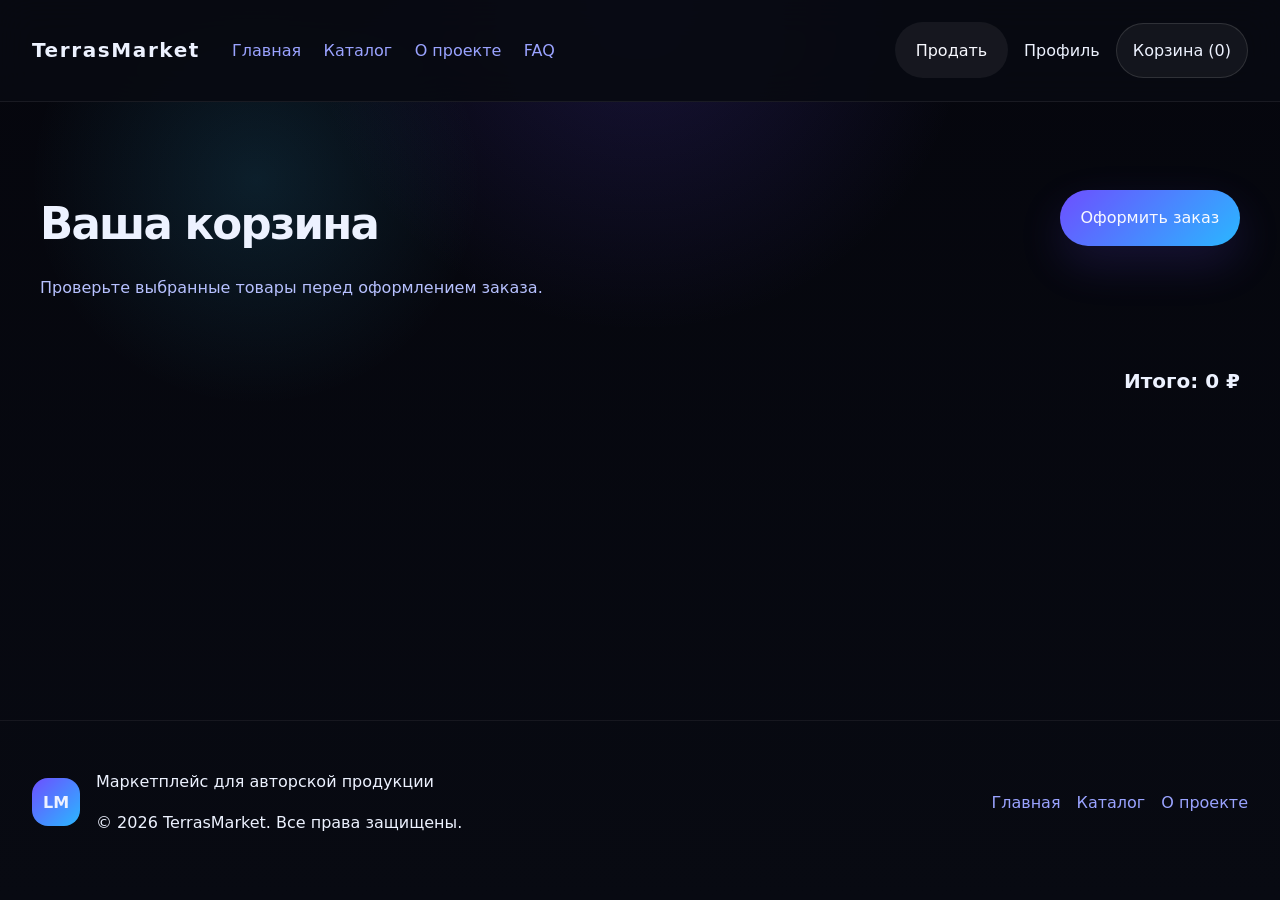
<file: cart.html>
<!DOCTYPE html>
<html lang="ru">
<head>
  <meta charset="UTF-8" />
  <meta name="viewport" content="width=device-width, initial-scale=1.0" />
  <meta name="page-title" content="Корзина — TerrasMarket" />
  <title>Корзина — TerrasMarket</title>
  <link rel="stylesheet" href="styles.css" />
</head>
<body>
  <div class="page-shell">
    <header class="topbar">
      <div class="topbar-left">
        <a class="nav-logo" href="index.html">TerrasMarket</a>
        <nav class="topnav">
          <a href="index.html">Главная</a>
          <a href="products.html">Каталог</a>
          <a href="about.html">О проекте</a>
          <a href="faq.html">FAQ</a>
        </nav>
      </div>
      <div class="topbar-right">
        <a class="button secondary nav-action" href="create.html">Продать</a>
        <a href="user.html">Профиль</a>
        <a class="cart-link" href="cart.html">Корзина</a>
      </div>
    </header>

    <main>
      <section class="section-head">
        <div>
          <h2>Ваша корзина</h2>
          <p>Проверьте выбранные товары перед оформлением заказа.</p>
        </div>
        <a class="button primary" href="order.html">Оформить заказ</a>
      </section>

      <section class="content-panel">
        <div class="cart-items">
          <!-- Cart items will be loaded here -->
        </div>
        <div class="cart-total">
          <!-- Total will be shown here -->
        </div>
      </section>
    </main>

    <footer class="footer">
      <div class="footer-brand">
        <div class="brand-mark">LM</div>
        <div>
          <p>Маркетплейс для авторской продукции</p>
          <p>© 2026 TerrasMarket. Все права защищены.</p>
        </div>
      </div>
      <div class="footer-links">
        <a href="index.html">Главная</a>
        <a href="products.html">Каталог</a>
        <a href="about.html">О проекте</a>
      </div>
    </footer>
  </div>
  <script src="app.js"></script>
</body>
</html>
</file>
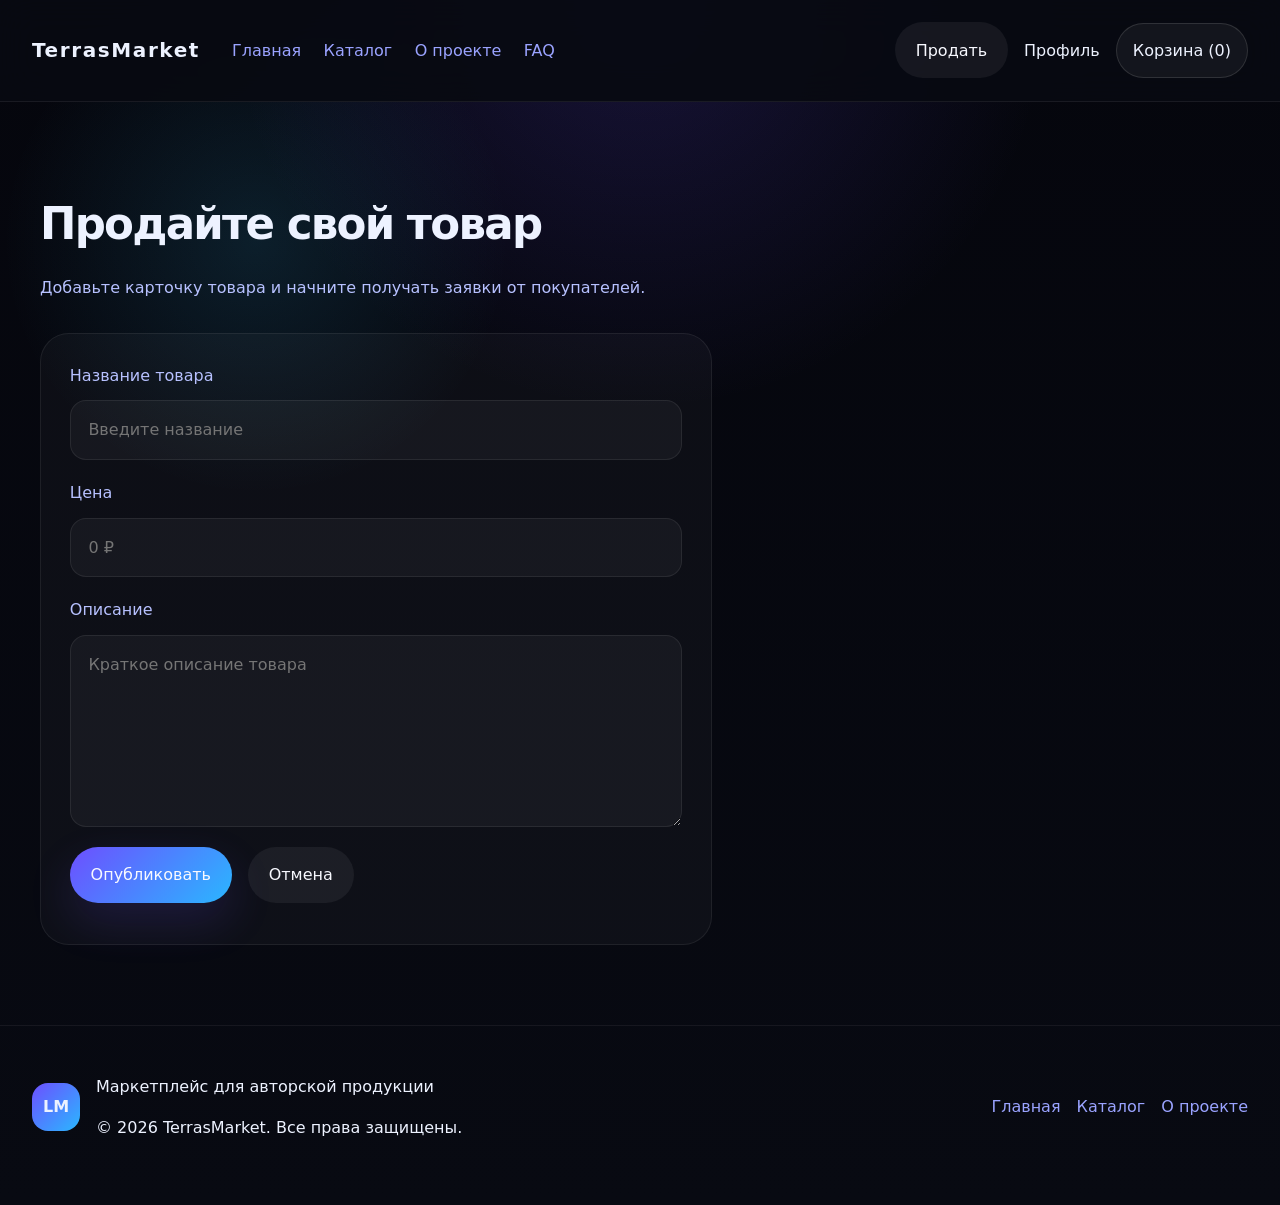
<file: create.html>
<!DOCTYPE html>
<html lang="ru">
<head>
  <meta charset="UTF-8" />
  <meta name="viewport" content="width=device-width, initial-scale=1.0" />
  <meta name="page-title" content="Разместить товар — TerrasMarket" />
  <title>Разместить товар — TerrasMarket</title>
  <link rel="stylesheet" href="styles.css" />
</head>
<body>
  <div class="page-shell">
    <header class="topbar">
      <div class="topbar-left">
        <a class="nav-logo" href="index.html">TerrasMarket</a>
        <nav class="topnav">
          <a href="index.html">Главная</a>
          <a href="products.html">Каталог</a>
          <a href="about.html">О проекте</a>
          <a href="faq.html">FAQ</a>
        </nav>
      </div>
      <div class="topbar-right">
        <a class="button secondary nav-action" href="create.html">Продать</a>
        <a href="user.html">Профиль</a>
        <a class="cart-link" href="cart.html">Корзина</a>
      </div>
    </header>

    <main>
      <section class="section-head">
        <div>
          <h2>Продайте свой товар</h2>
          <p>Добавьте карточку товара и начните получать заявки от покупателей.</p>
        </div>
      </section>

      <section class="form-card">
        <form id="create-form">
          <div class="form-group">
            <label class="form-label" for="title">Название товара</label>
            <input class="form-input" id="title" name="title" type="text" placeholder="Введите название" required />
          </div>
          <div class="form-group">
            <label class="form-label" for="price">Цена</label>
            <input class="form-input" id="price" name="price" type="text" placeholder="0 ₽" required />
          </div>
          <div class="form-group">
            <label class="form-label" for="description">Описание</label>
            <textarea class="form-textarea" id="description" name="description" placeholder="Краткое описание товара"></textarea>
          </div>
          <div class="form-actions">
            <button class="button primary" type="submit">Опубликовать</button>
            <a class="button secondary" href="products.html">Отмена</a>
          </div>
          <div class="form-notice"></div>
        </form>
      </section>
    </main>

    <footer class="footer">
      <div class="footer-brand">
        <div class="brand-mark">LM</div>
        <div>
          <p>Маркетплейс для авторской продукции</p>
          <p>© 2026 TerrasMarket. Все права защищены.</p>
        </div>
      </div>
      <div class="footer-links">
        <a href="index.html">Главная</a>
        <a href="products.html">Каталог</a>
        <a href="about.html">О проекте</a>
      </div>
    </footer>
  </div>
  <script src="app.js"></script>
</body>
</html>
</file>
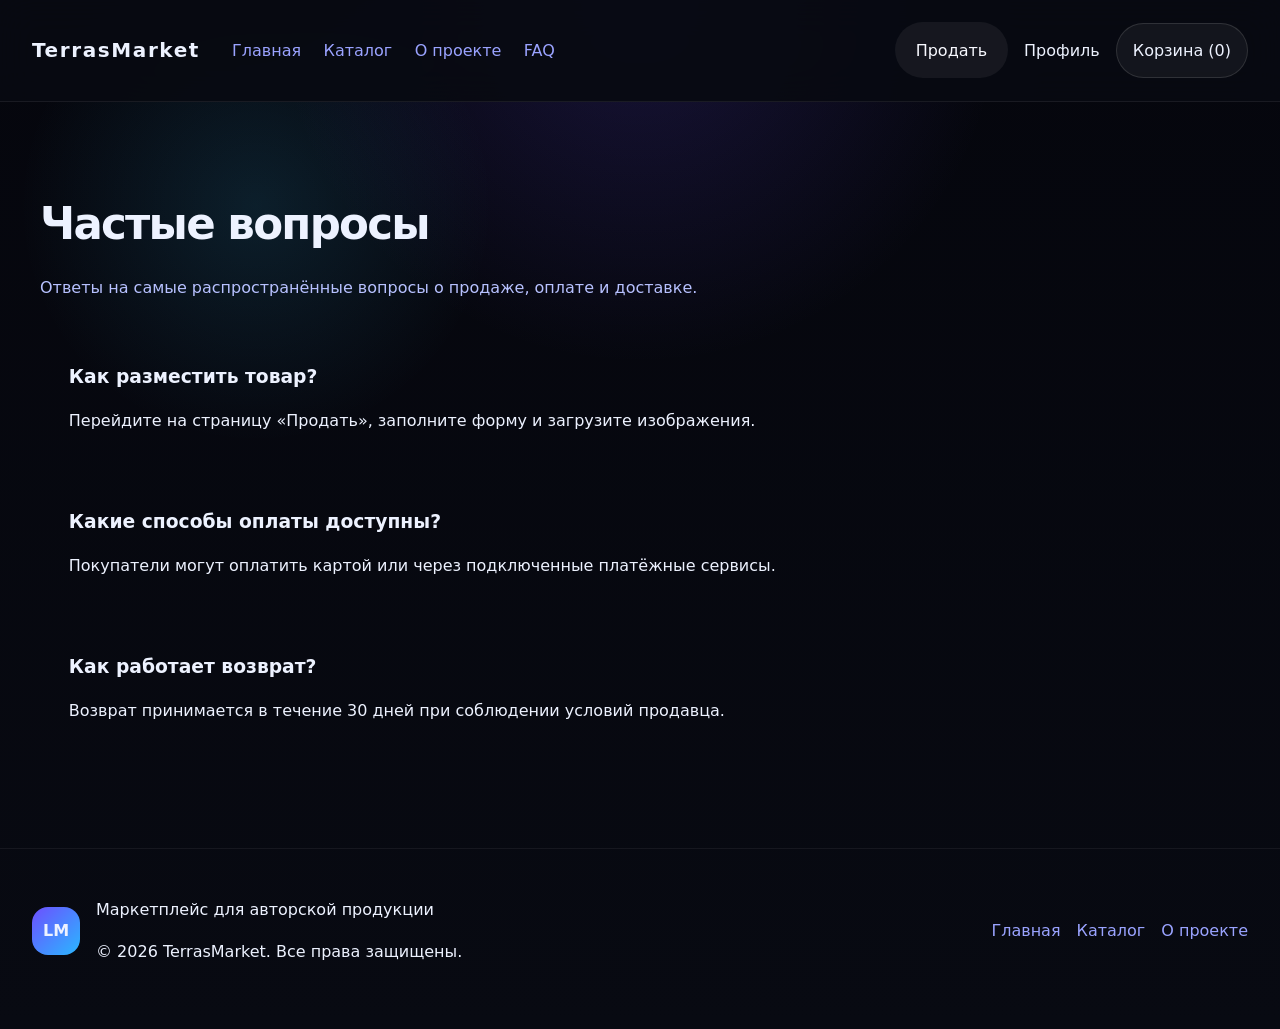
<file: faq.html>
<!DOCTYPE html>
<html lang="ru">
<head>
  <meta charset="UTF-8" />
  <meta name="viewport" content="width=device-width, initial-scale=1.0" />
  <meta name="page-title" content="FAQ — TerrasMarket" />
  <title>FAQ — TerrasMarket</title>
  <link rel="stylesheet" href="styles.css" />
</head>
<body>
  <div class="page-shell">
    <header class="topbar">
      <div class="topbar-left">
        <a class="nav-logo" href="index.html">TerrasMarket</a>
        <nav class="topnav">
          <a href="index.html">Главная</a>
          <a href="products.html">Каталог</a>
          <a href="about.html">О проекте</a>
          <a href="faq.html">FAQ</a>
        </nav>
      </div>
      <div class="topbar-right">
        <a class="button secondary nav-action" href="create.html">Продать</a>
        <a href="user.html">Профиль</a>
        <a class="cart-link" href="cart.html">Корзина</a>
      </div>
    </header>

    <main>
      <section class="section-head">
        <div>
          <h2>Частые вопросы</h2>
          <p>Ответы на самые распространённые вопросы о продаже, оплате и доставке.</p>
        </div>
      </section>

      <section class="featured-grid">
        <article class="feature-card">
          <h3>Как разместить товар?</h3>
          <p>Перейдите на страницу «Продать», заполните форму и загрузите изображения.</p>
        </article>
        <article class="feature-card">
          <h3>Какие способы оплаты доступны?</h3>
          <p>Покупатели могут оплатить картой или через подключенные платёжные сервисы.</p>
        </article>
        <article class="feature-card">
          <h3>Как работает возврат?</h3>
          <p>Возврат принимается в течение 30 дней при соблюдении условий продавца.</p>
        </article>
      </section>
    </main>

    <footer class="footer">
      <div class="footer-brand">
        <div class="brand-mark">LM</div>
        <div>
          <p>Маркетплейс для авторской продукции</p>
          <p>© 2026 TerrasMarket. Все права защищены.</p>
        </div>
      </div>
      <div class="footer-links">
        <a href="index.html">Главная</a>
        <a href="products.html">Каталог</a>
        <a href="about.html">О проекте</a>
      </div>
    </footer>
  </div>
  <script src="app.js"></script>
</body>
</html>
</file>
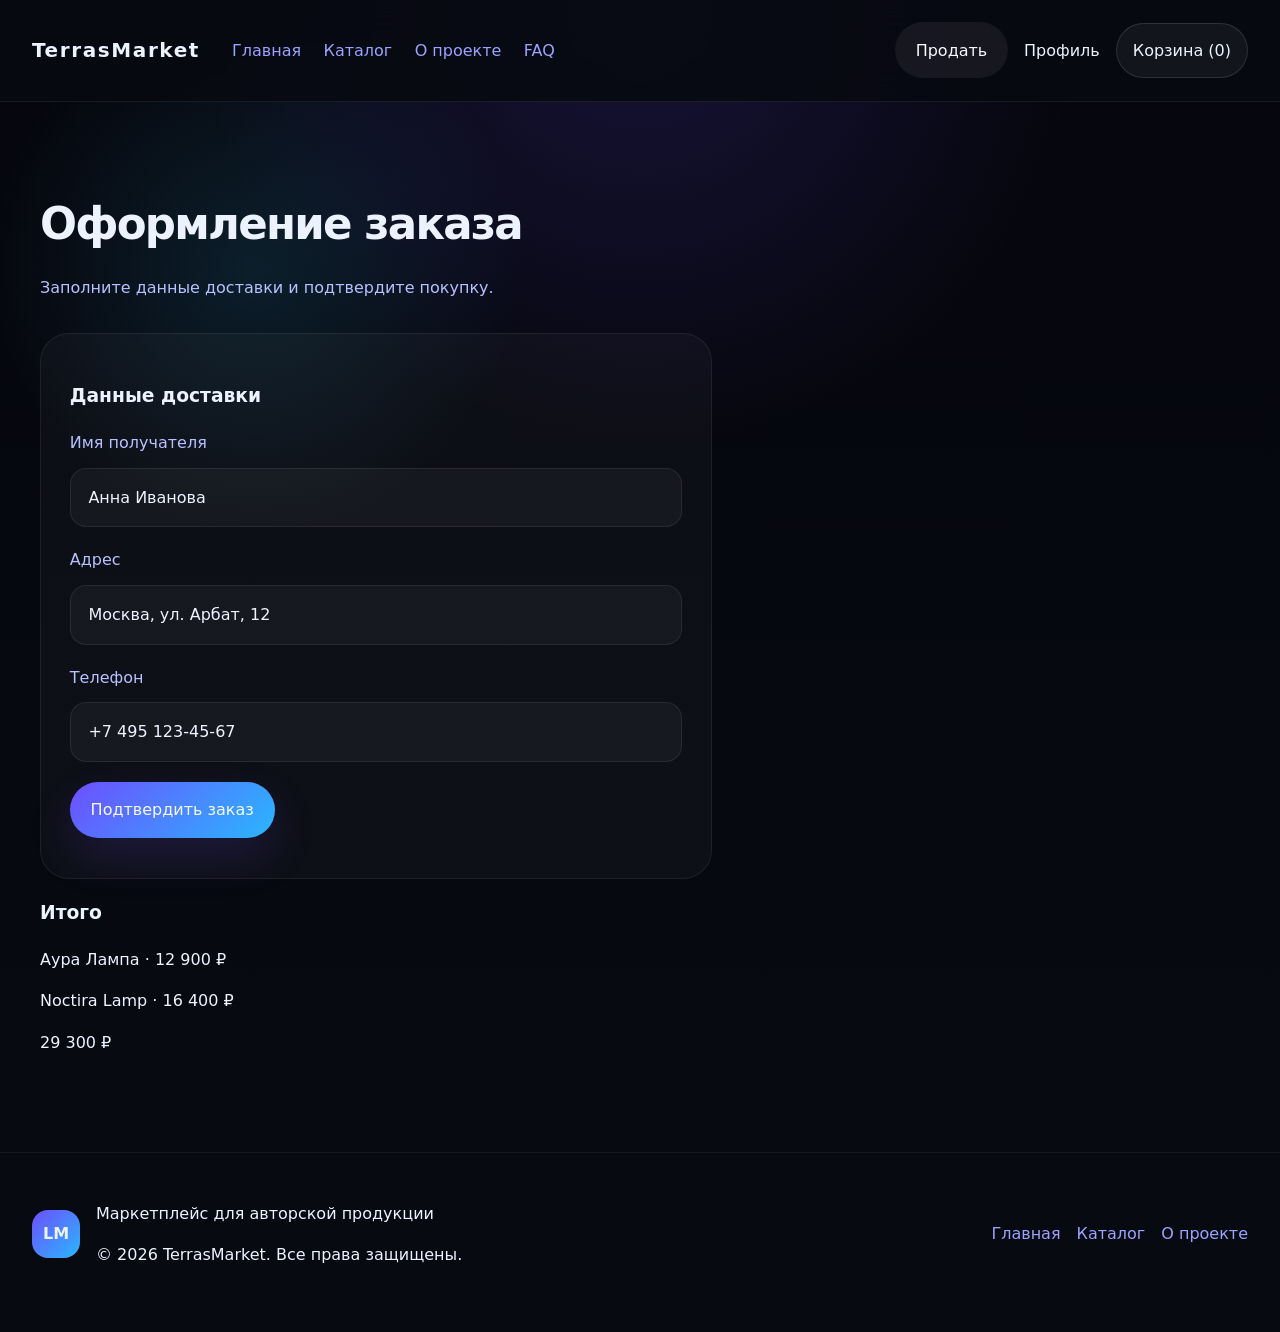
<file: order.html>
<!DOCTYPE html>
<html lang="ru">
<head>
  <meta charset="UTF-8" />
  <meta name="viewport" content="width=device-width, initial-scale=1.0" />
  <meta name="page-title" content="Оформление заказа — TerrasMarket" />
  <title>Оформление заказа — TerrasMarket</title>
  <link rel="stylesheet" href="styles.css" />
</head>
<body>
  <div class="page-shell">
    <header class="topbar">
      <div class="topbar-left">
        <a class="nav-logo" href="index.html">TerrasMarket</a>
        <nav class="topnav">
          <a href="index.html">Главная</a>
          <a href="products.html">Каталог</a>
          <a href="about.html">О проекте</a>
          <a href="faq.html">FAQ</a>
        </nav>
      </div>
      <div class="topbar-right">
        <a class="button secondary nav-action" href="create.html">Продать</a>
        <a href="user.html">Профиль</a>
        <a class="cart-link" href="cart.html">Корзина</a>
      </div>
    </header>

    <main>
      <section class="section-head">
        <div>
          <h2>Оформление заказа</h2>
          <p>Заполните данные доставки и подтвердите покупку.</p>
        </div>
      </section>

      <section class="checkout-grid">
        <div class="form-card">
          <h3>Данные доставки</h3>
          <form id="order-form">
            <div class="form-group">
              <label class="form-label" for="full-name">Имя получателя</label>
              <input class="form-input" id="full-name" name="fullName" type="text" value="Анна Иванова" required />
            </div>
            <div class="form-group">
              <label class="form-label" for="address">Адрес</label>
              <input class="form-input" id="address" name="address" type="text" value="Москва, ул. Арбат, 12" required />
            </div>
            <div class="form-group">
              <label class="form-label" for="phone">Телефон</label>
              <input class="form-input" id="phone" name="phone" type="tel" value="+7 495 123-45-67" required />
            </div>
            <div class="form-actions">
              <button class="button primary" type="submit">Подтвердить заказ</button>
            </div>
            <div class="form-notice"></div>
          </form>
        </div>
        <div class="summary-panel">
          <article class="offer-card">
            <h3>Итого</h3>
            <p>Аура Лампа · 12 900 ₽</p>
            <p>Noctira Lamp · 16 400 ₽</p>
            <p class="price">29 300 ₽</p>
          </article>
        </div>
      </section>
    </main>

    <footer class="footer">
      <div class="footer-brand">
        <div class="brand-mark">LM</div>
        <div>
          <p>Маркетплейс для авторской продукции</p>
          <p>© 2026 TerrasMarket. Все права защищены.</p>
        </div>
      </div>
      <div class="footer-links">
        <a href="index.html">Главная</a>
        <a href="products.html">Каталог</a>
        <a href="about.html">О проекте</a>
      </div>
    </footer>
  </div>
  <script src="app.js"></script>
</body>
</html>
</file>
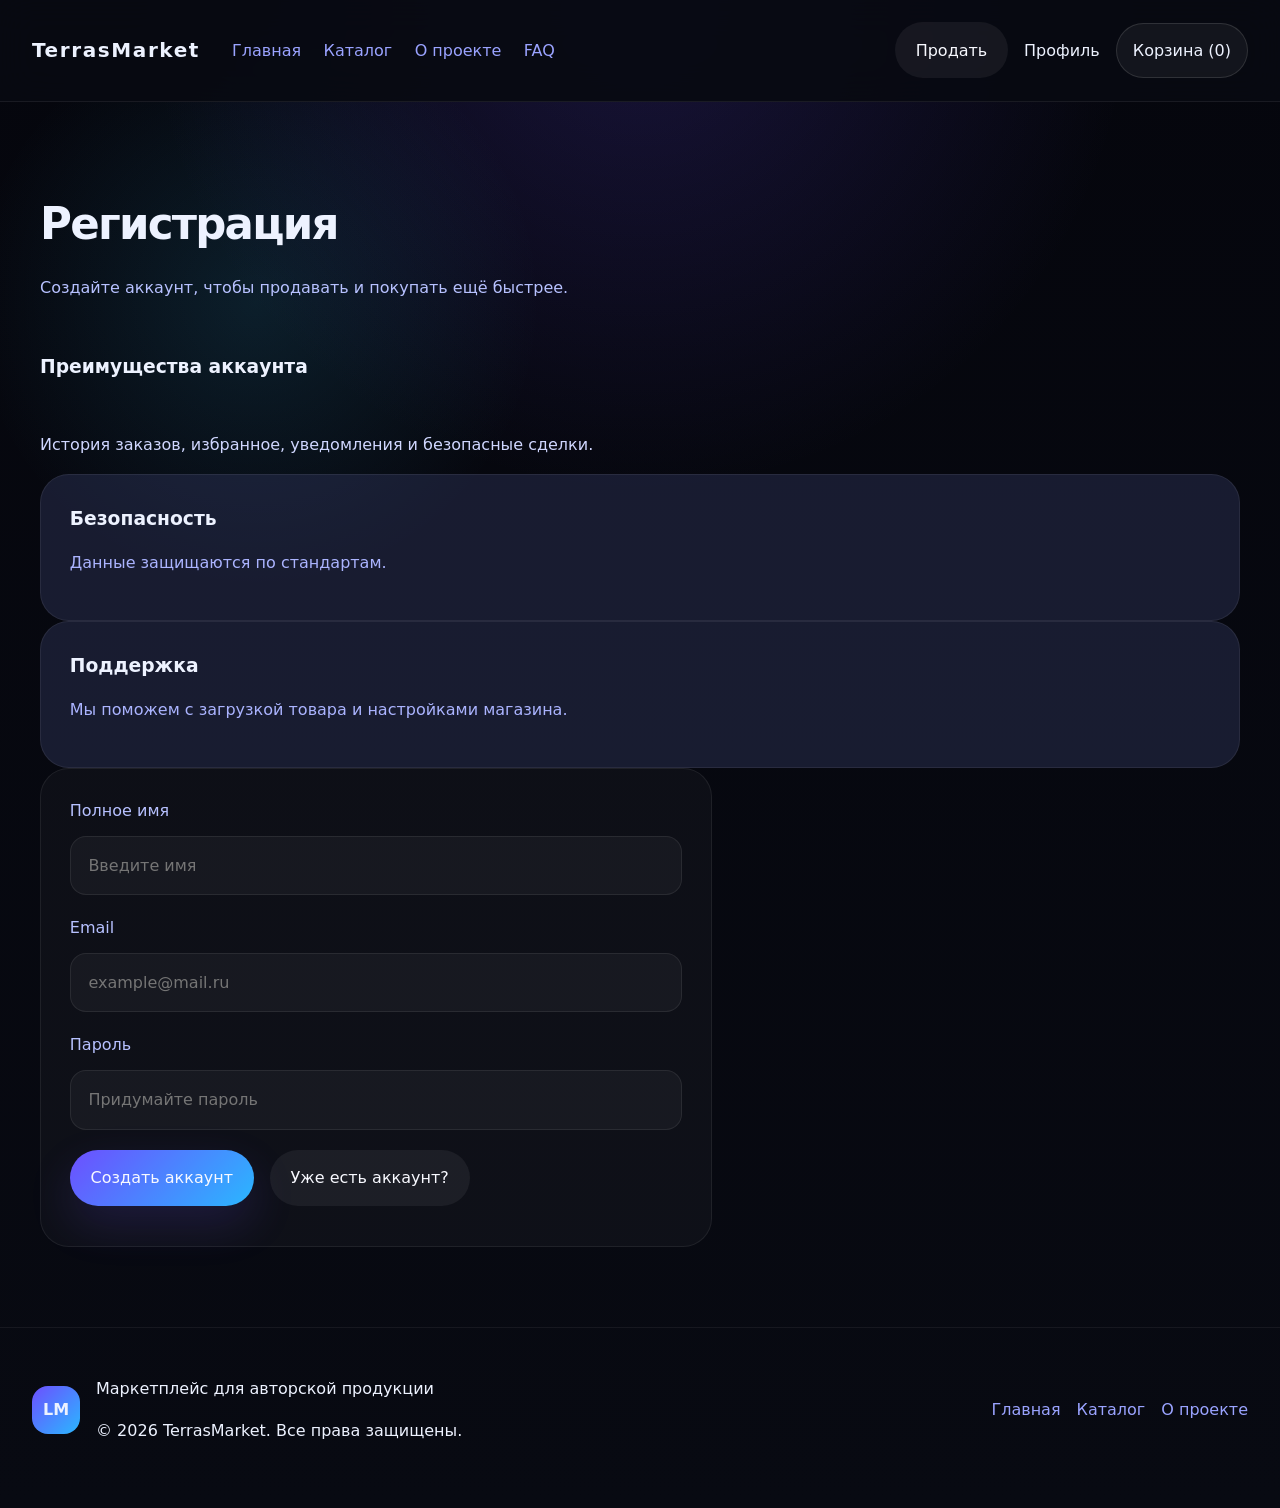
<file: register.html>
<!DOCTYPE html>
<html lang="ru">
<head>
  <meta charset="UTF-8" />
  <meta name="viewport" content="width=device-width, initial-scale=1.0" />
  <meta name="page-title" content="Регистрация — TerrasMarket" />
  <title>Регистрация — TerrasMarket</title>
  <link rel="stylesheet" href="styles.css" />
</head>
<body>
  <div class="page-shell">
    <header class="topbar">
      <div class="topbar-left">
        <a class="nav-logo" href="index.html">TerrasMarket</a>
        <nav class="topnav">
          <a href="index.html">Главная</a>
          <a href="products.html">Каталог</a>
          <a href="about.html">О проекте</a>
          <a href="faq.html">FAQ</a>
        </nav>
      </div>
      <div class="topbar-right">
        <a class="button secondary nav-action" href="create.html">Продать</a>
        <a href="user.html">Профиль</a>
        <a class="cart-link" href="cart.html">Корзина</a>
      </div>
    </header>

    <main>
      <section class="section-head">
        <div>
          <h2>Регистрация</h2>
          <p>Создайте аккаунт, чтобы продавать и покупать ещё быстрее.</p>
        </div>
      </section>

      <section class="auth-shell">
        <div class="auth-summary">
          <div class="content-panel">
            <h3>Преимущества аккаунта</h3>
            <p>История заказов, избранное, уведомления и безопасные сделки.</p>
          </div>
          <article class="info-card">
            <h3>Безопасность</h3>
            <p>Данные защищаются по стандартам.</p>
          </article>
          <article class="info-card">
            <h3>Поддержка</h3>
            <p>Мы поможем с загрузкой товара и настройками магазина.</p>
          </article>
        </div>
        <div class="form-card">
          <form id="register-form">
            <div class="form-group">
              <label class="form-label" for="full-name">Полное имя</label>
              <input class="form-input" id="full-name" name="fullName" type="text" placeholder="Введите имя" required />
            </div>
            <div class="form-group">
              <label class="form-label" for="email">Email</label>
              <input class="form-input" id="email" name="email" type="email" placeholder="example@mail.ru" required />
            </div>
            <div class="form-group">
              <label class="form-label" for="password">Пароль</label>
              <input class="form-input" id="password" name="password" type="password" placeholder="Придумайте пароль" required />
            </div>
            <div class="form-actions">
              <button class="button primary" type="submit">Создать аккаунт</button>
              <a class="button secondary" href="user.html">Уже есть аккаунт?</a>
            </div>
            <div class="form-notice"></div>
          </form>
        </div>
      </section>
    </main>

    <footer class="footer">
      <div class="footer-brand">
        <div class="brand-mark">LM</div>
        <div>
          <p>Маркетплейс для авторской продукции</p>
          <p>© 2026 TerrasMarket. Все права защищены.</p>
        </div>
      </div>
      <div class="footer-links">
        <a href="index.html">Главная</a>
        <a href="products.html">Каталог</a>
        <a href="about.html">О проекте</a>
      </div>
    </footer>
  </div>
  <script src="app.js"></script>
</body>
</html>
</file>
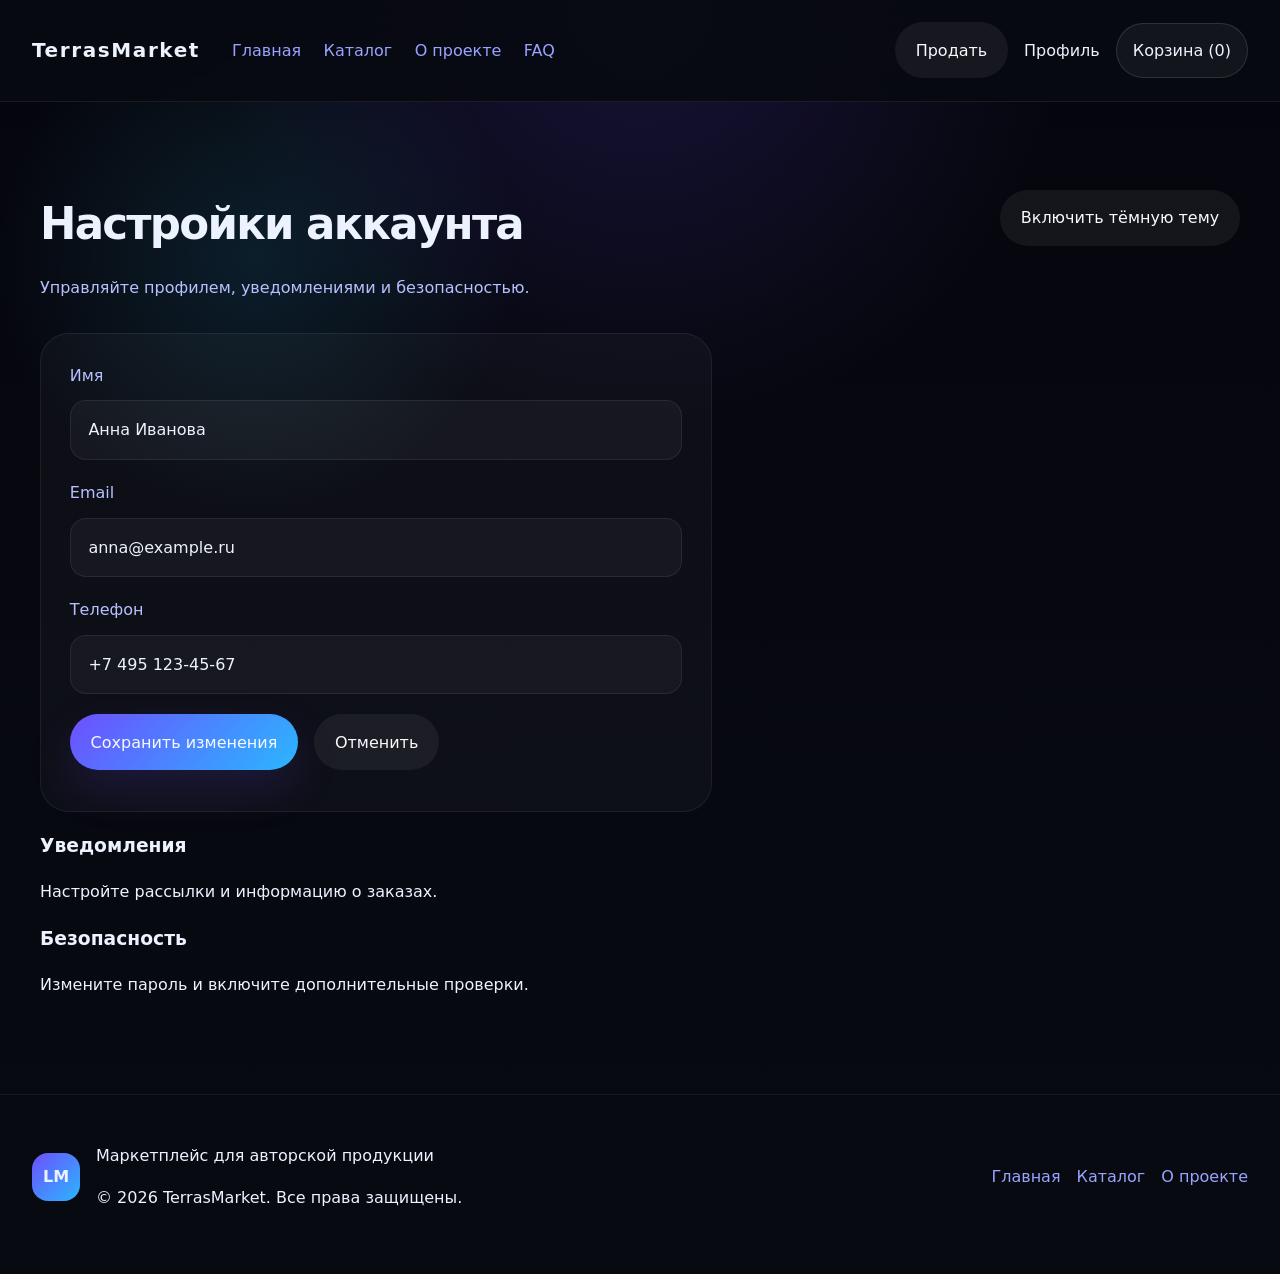
<file: settings.html>
<!DOCTYPE html>
<html lang="ru">
<head>
  <meta charset="UTF-8" />
  <meta name="viewport" content="width=device-width, initial-scale=1.0" />
  <meta name="page-title" content="Настройки — TerrasMarket" />
  <title>Настройки — TerrasMarket</title>
  <link rel="stylesheet" href="styles.css" />
</head>
<body>
  <div class="page-shell">
    <header class="topbar">
      <div class="topbar-left">
        <a class="nav-logo" href="index.html">TerrasMarket</a>
        <nav class="topnav">
          <a href="index.html">Главная</a>
          <a href="products.html">Каталог</a>
          <a href="about.html">О проекте</a>
          <a href="faq.html">FAQ</a>
        </nav>
      </div>
      <div class="topbar-right">
        <a class="button secondary nav-action" href="create.html">Продать</a>
        <a href="user.html">Профиль</a>
        <a class="cart-link" href="cart.html">Корзина</a>
      </div>
    </header>

    <main>
      <section class="section-head">
        <div>
          <h2>Настройки аккаунта</h2>
          <p>Управляйте профилем, уведомлениями и безопасностью.</p>
        </div>
        <button class="button secondary" data-toggle-theme>Включить тёмную тему</button>
      </section>

      <section class="auth-shell">
        <div class="form-card">
          <form id="settings-form">
            <div class="form-group">
              <label class="form-label" for="name">Имя</label>
              <input class="form-input" id="name" name="name" type="text" value="Анна Иванова" />
            </div>
            <div class="form-group">
              <label class="form-label" for="email">Email</label>
              <input class="form-input" id="email" name="email" type="email" value="anna@example.ru" />
            </div>
            <div class="form-group">
              <label class="form-label" for="phone">Телефон</label>
              <input class="form-input" id="phone" name="phone" type="tel" value="+7 495 123-45-67" />
            </div>
            <div class="form-actions">
              <button class="button primary" type="submit">Сохранить изменения</button>
              <a class="button secondary" href="user.html">Отменить</a>
            </div>
            <div class="form-notice"></div>
          </form>
        </div>
        <div class="settings-grid">
          <article class="setting-card">
            <h3>Уведомления</h3>
            <p>Настройте рассылки и информацию о заказах.</p>
          </article>
          <article class="setting-card">
            <h3>Безопасность</h3>
            <p>Измените пароль и включите дополнительные проверки.</p>
          </article>
        </div>
      </section>
    </main>

    <footer class="footer">
      <div class="footer-brand">
        <div class="brand-mark">LM</div>
        <div>
          <p>Маркетплейс для авторской продукции</p>
          <p>© 2026 TerrasMarket. Все права защищены.</p>
        </div>
      </div>
      <div class="footer-links">
        <a href="index.html">Главная</a>
        <a href="products.html">Каталог</a>
        <a href="about.html">О проекте</a>
      </div>
    </footer>
  </div>
  <script src="app.js"></script>
</body>
</html>
</file>
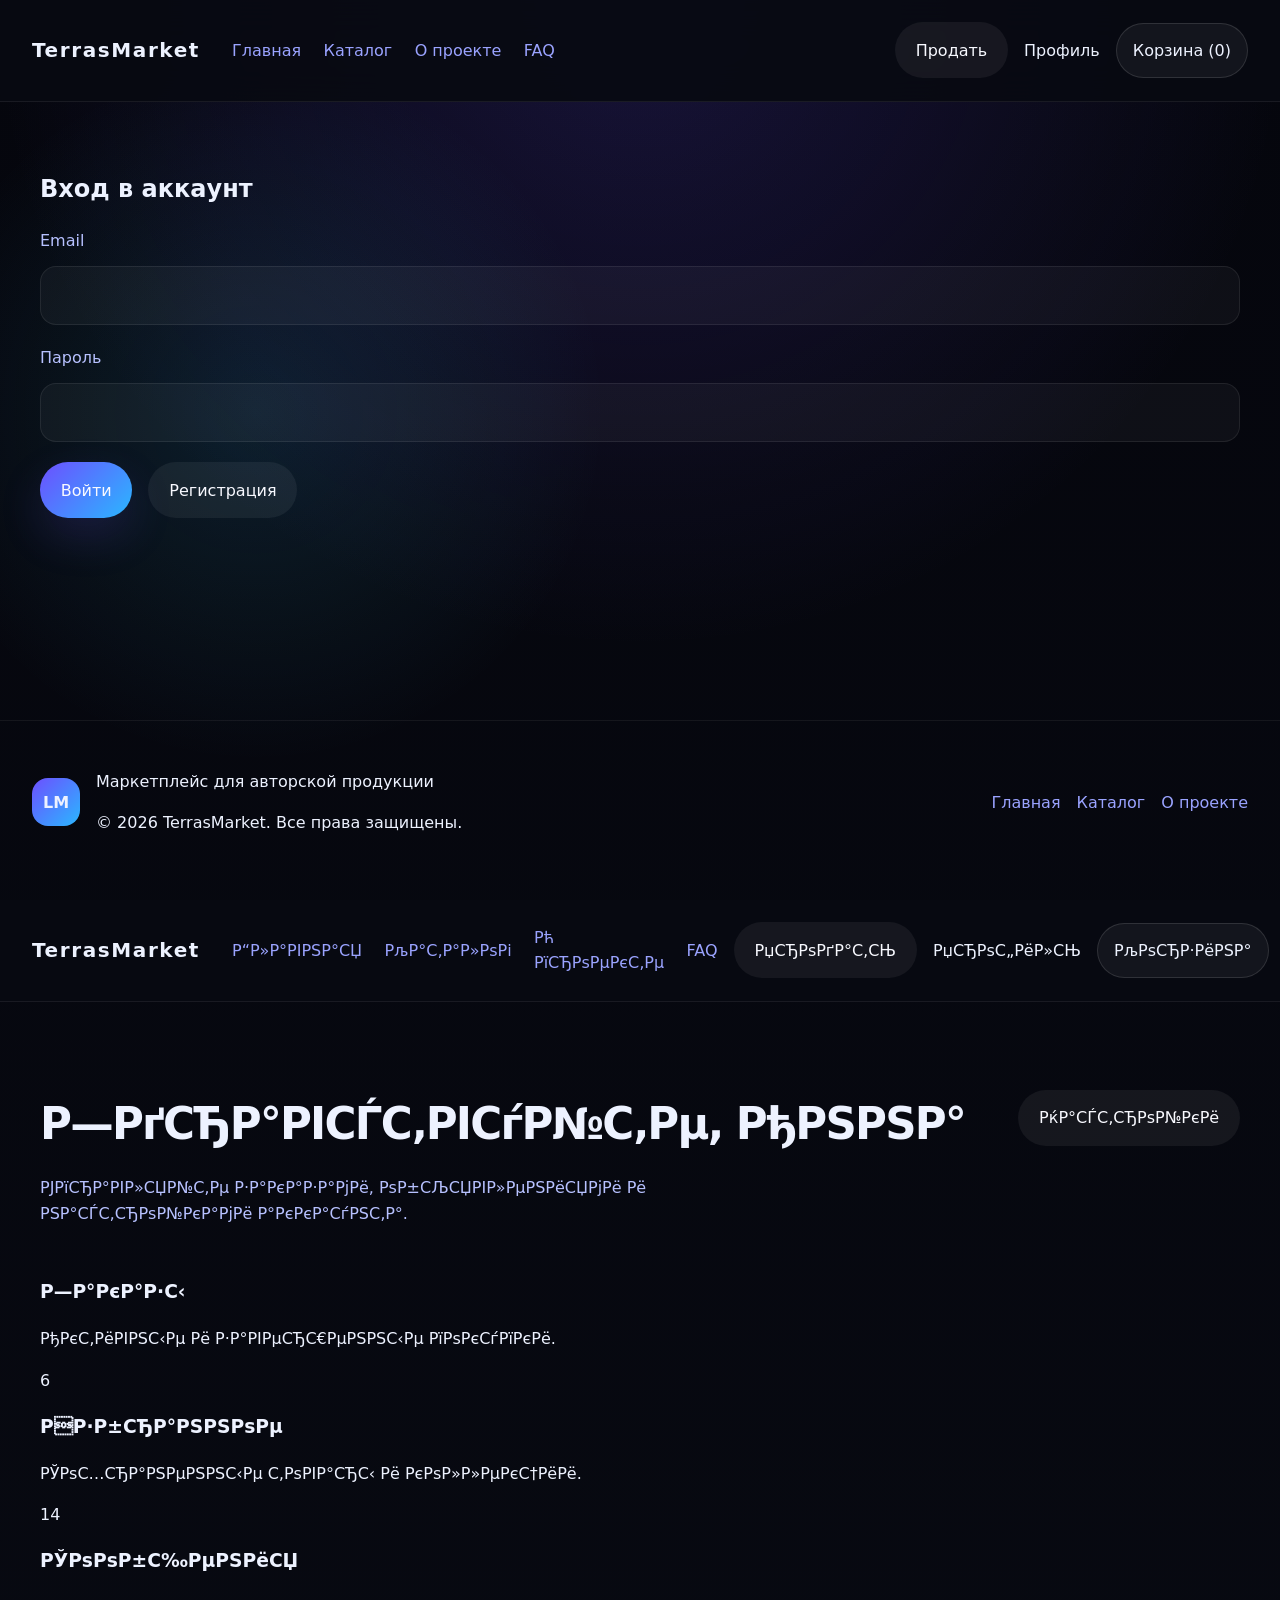
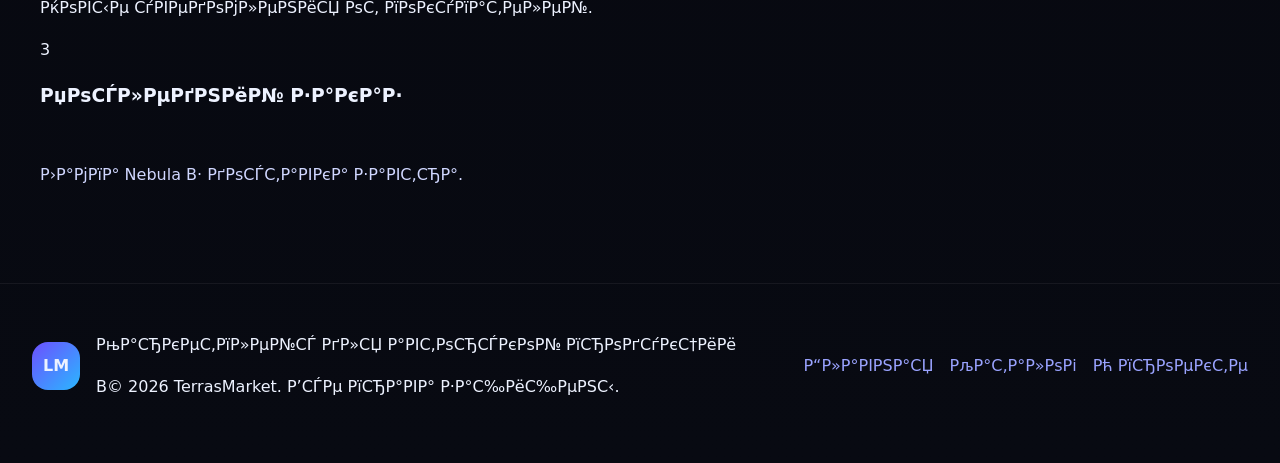
<file: user.html>
﻿<!DOCTYPE html>
<html lang="ru">
<head>
  <meta charset="UTF-8" />
  <meta name="viewport" content="width=device-width, initial-scale=1.0" />
  <meta name="page-title" content="Профиль — TerrasMarket" />
  <title>Профиль — TerrasMarket</title>
  <link rel="stylesheet" href="styles.css" />
</head>
<body>
  <div class="page-shell">
    <header class="topbar">
      <div class="topbar-left">
        <a class="nav-logo" href="index.html">TerrasMarket</a>
        <nav class="topnav">
          <a href="index.html">Главная</a>
          <a href="products.html">Каталог</a>
          <a href="about.html">О проекте</a>
          <a href="faq.html">FAQ</a>
        </nav>
      </div>
      <div class="topbar-right">
        <a class="button secondary nav-action" href="create.html">Продать</a>
        <a href="user.html">Профиль</a>
        <a class="cart-link" href="cart.html">Корзина</a>
      </div>
    </header>

    <main>
      <div class="user-profile">
        <!-- Profile content will be loaded here -->
      </div>
    </main>

    <footer class="footer">
      <div class="footer-brand">
        <div class="brand-mark">LM</div>
        <div>
          <p>Маркетплейс для авторской продукции</p>
          <p>© 2026 TerrasMarket. Все права защищены.</p>
        </div>
      </div>
      <div class="footer-links">
        <a href="index.html">Главная</a>
        <a href="products.html">Каталог</a>
        <a href="about.html">О проекте</a>
      </div>
    </footer>
  </div>
  <script src="app.js"></script>
</body>
</html>
<!DOCTYPE html>
<html lang="ru">
<head>
  <meta charset="UTF-8" />
  <meta name="viewport" content="width=device-width, initial-scale=1.0" />
  <meta name="page-title" content="РџСЂРѕС„РёР»СЊ вЂ” TerrasMarket" />
  <title>РџСЂРѕС„РёР»СЊ вЂ” TerrasMarket</title>
  <link rel="stylesheet" href="styles.css" />
</head>
<body>
  <div class="page-shell">
    <header class="topbar">
      <div class="topbar-left">
        <a class="nav-logo" href="index.html">TerrasMarket</a>
        <nav class="topnav">
          <a href="index.html">Р“Р»Р°РІРЅР°СЏ</a>
          <a href="products.html">РљР°С‚Р°Р»РѕРі</a>
          <a href="about.html">Рћ РїСЂРѕРµРєС‚Рµ</a>
          <a href="faq.html">FAQ</a>
        </nav>
      </div>
      <div class="topbar-right">
        <a class="button secondary nav-action" href="create.html">РџСЂРѕРґР°С‚СЊ</a>
        <a href="user.html">РџСЂРѕС„РёР»СЊ</a>
        <a class="cart-link" href="cart.html">РљРѕСЂР·РёРЅР°</a>
      </div>
    </header>

    <main>
      <section class="section-head">
        <div>
          <h2>Р—РґСЂР°РІСЃС‚РІСѓР№С‚Рµ, РђРЅРЅР°</h2>
          <p>РЈРїСЂР°РІР»СЏР№С‚Рµ Р·Р°РєР°Р·Р°РјРё, РѕР±СЉСЏРІР»РµРЅРёСЏРјРё Рё РЅР°СЃС‚СЂРѕР№РєР°РјРё Р°РєРєР°СѓРЅС‚Р°.</p>
        </div>
        <a class="button secondary" href="settings.html">РќР°СЃС‚СЂРѕР№РєРё</a>
      </section>

      <section class="stats-grid">
        <article class="stat-card">
          <h3>Р—Р°РєР°Р·С‹</h3>
          <p>РђРєС‚РёРІРЅС‹Рµ Рё Р·Р°РІРµСЂС€РµРЅРЅС‹Рµ РїРѕРєСѓРїРєРё.</p>
          <div class="stat-value">6</div>
        </article>
        <article class="stat-card">
          <h3>РР·Р±СЂР°РЅРЅРѕРµ</h3>
          <p>РЎРѕС…СЂР°РЅРµРЅРЅС‹Рµ С‚РѕРІР°СЂС‹ Рё РєРѕР»Р»РµРєС†РёРё.</p>
          <div class="stat-value">14</div>
        </article>
        <article class="stat-card">
          <h3>РЎРѕРѕР±С‰РµРЅРёСЏ</h3>
          <p>РќРѕРІС‹Рµ СѓРІРµРґРѕРјР»РµРЅРёСЏ РѕС‚ РїРѕРєСѓРїР°С‚РµР»РµР№.</p>
          <div class="stat-value">3</div>
        </article>
      </section>

      <section class="content-panel">
        <h3>РџРѕСЃР»РµРґРЅРёР№ Р·Р°РєР°Р·</h3>
        <p>Р›Р°РјРїР° Nebula В· РґРѕСЃС‚Р°РІРєР° Р·Р°РІС‚СЂР°.</p>
      </section>
    </main>

    <footer class="footer">
      <div class="footer-brand">
        <div class="brand-mark">LM</div>
        <div>
          <p>РњР°СЂРєРµС‚РїР»РµР№СЃ РґР»СЏ Р°РІС‚РѕСЂСЃРєРѕР№ РїСЂРѕРґСѓРєС†РёРё</p>
          <p>В© 2026 TerrasMarket. Р’СЃРµ РїСЂР°РІР° Р·Р°С‰РёС‰РµРЅС‹.</p>
        </div>
      </div>
      <div class="footer-links">
        <a href="index.html">Р“Р»Р°РІРЅР°СЏ</a>
        <a href="products.html">РљР°С‚Р°Р»РѕРі</a>
        <a href="about.html">Рћ РїСЂРѕРµРєС‚Рµ</a>
      </div>
    </footer>
  </div>
  <script src="app.js"></script>
</body>
</html>
</file>
<file: styles.css>
:root {
  color-scheme: dark;
  font-family: 'Inter', system-ui, sans-serif;
  background: #080a12;
  color: #e8ebf6;
  font-size: 16px;
  line-height: 1.6;
}

* {
  box-sizing: border-box;
}

html,
body {
  margin: 0;
  min-height: 100%;
}

body {
  background: radial-gradient(circle at top, rgba(109, 79, 255, 0.18), transparent 30%),
    radial-gradient(circle at 20% 20%, rgba(58, 204, 255, 0.12), transparent 18%),
    linear-gradient(180deg, #05060d 0%, #080a12 100%);
  color: #edf2ff;
}

img {
  max-width: 100%;
  display: block;
}

a {
  color: inherit;
  text-decoration: none;
}

button,
input,
textarea {
  font: inherit;
}

button {
  cursor: pointer;
}

.page-shell {
  min-height: 100vh;
  display: flex;
  flex-direction: column;
}

.topbar {
  display: flex;
  justify-content: space-between;
  align-items: center;
  gap: 1rem;
  padding: 1.4rem 2rem;
  position: sticky;
  top: 0;
  background: rgba(8, 10, 18, 0.92);
  backdrop-filter: blur(18px);
  border-bottom: 1px solid rgba(255, 255, 255, 0.07);
  z-index: 10;
}

.topbar-left {
  display: flex;
  align-items: center;
  gap: 2rem;
}

.nav-logo {
  font-size: 1.25rem;
  font-weight: 700;
  letter-spacing: 0.08em;
}

.topnav {
  display: flex;
  align-items: center;
  gap: 1.4rem;
}

.topnav a,
.footer-links a,
.product-card a,
.info-card a {
  color: #9aa3ff;
}

.topnav a:hover,
.footer-links a:hover,
.product-card a:hover,
.info-card a:hover {
  color: #ffffff;
}

.topbar-right {
  display: flex;
  align-items: center;
  gap: 1rem;
}

.cart-link {
  padding: 0.85rem 1rem;
  border-radius: 999px;
  border: 1px solid rgba(255, 255, 255, 0.12);
  background: rgba(255, 255, 255, 0.05);
}

.button {
  display: inline-flex;
  align-items: center;
  justify-content: center;
  gap: 0.5rem;
  border: none;
  border-radius: 999px;
  padding: 0.95rem 1.3rem;
  background: rgba(255, 255, 255, 0.08);
  color: #f8f9ff;
  transition: transform 0.2s ease, background 0.2s ease, color 0.2s ease;
}

.button:hover {
  transform: translateY(-1px);
  background: rgba(255, 255, 255, 0.14);
}

.button.primary {
  background: linear-gradient(135deg, #6d4fff, #2ab7ff);
  box-shadow: 0 18px 45px rgba(109, 79, 255, 0.16);
}

.button.secondary {
  background: rgba(255, 255, 255, 0.06);
}

.main {
  flex: 1;
}

main {
  width: min(1200px, calc(100% - 4rem));
  margin: 0 auto;
  padding: 3rem 0 5rem;
  flex: 1;
}

.section-head {
  display: flex;
  flex-wrap: wrap;
  justify-content: space-between;
  align-items: flex-start;
  gap: 2rem;
  padding: 2.5rem 0 1rem;
}

.section-head h1,
.section-head h2 {
  margin: 0;
  font-size: clamp(2.4rem, 3.4vw, 4rem);
  letter-spacing: -0.04em;
}

.section-head p,
.section-head .intro,
.description,
.product-card p,
.info-card p,
.course-card p {
  max-width: 44rem;
  color: #b7c1ff;
}

.hero-grid,
.product-grid,
.features-grid,
.listing-grid,
.grid-two,
.item-grid,
.hero-panel,
.summary-grid {
  display: grid;
  gap: 1.5rem;
}

.hero-grid {
  grid-template-columns: 1.1fr 0.9fr;
  align-items: center;
  margin-top: 1.25rem;
}

.hero-text {
  display: grid;
  gap: 1.5rem;
}

.hero-actions {
  display: flex;
  flex-wrap: wrap;
  gap: 1rem;
  margin-top: 0.5rem;
}

.hero-panel {
  padding: 2rem;
  border: 1px solid rgba(255, 255, 255, 0.08);
  border-radius: 2rem;
  background: rgba(255, 255, 255, 0.04);
  backdrop-filter: blur(22px);
}

.card,
.product-card,
.section-card,
.form-card,
.info-card,
.course-card,
.item-card {
  border-radius: 1.8rem;
  border: 1px solid rgba(255, 255, 255, 0.07);
  background: rgba(255, 255, 255, 0.03);
  padding: 1.8rem;
}

.feature-card,
.info-card,
.product-card,
.course-card,
.item-card {
  overflow: hidden;
}

.product-grid {
  grid-template-columns: repeat(3, minmax(0, 1fr));
}

.listing-grid {
  grid-template-columns: repeat(2, minmax(0, 1fr));
}

.features-grid,
.grid-two {
  grid-template-columns: repeat(2, minmax(0, 1fr));
}

.product-card {
  display: flex;
  flex-direction: column;
  gap: 1.25rem;
}

.product-card img,
.hero-panel img,
.item-grid img,
.card img {
  width: 100%;
  border-radius: 1.6rem;
}

.product-card h3,
.feature-card h3,
.info-card h3,
.section-card h3 {
  margin: 0;
}

.product-card p {
  color: #c1c9ff;
}

.feature-card,
.info-card {
  padding: 1.8rem;
}

.feature-card h3,
.info-card h3 {
  margin-bottom: 0.75rem;
}

.info-card p {
  color: #abb4ff;
}

.panel-badge,
.panel-label,
.meta-tag {
  display: inline-flex;
  align-items: center;
  gap: 0.4rem;
  padding: 0.65rem 0.9rem;
  border-radius: 999px;
  font-size: 0.85rem;
  color: #ced6ff;
  background: rgba(255, 255, 255, 0.05);
}

.panel-price,
.price-figure {
  display: block;
  margin-top: 1rem;
  font-size: 2rem;
  font-weight: 700;
  letter-spacing: -0.03em;
}

.meta-row,
.product-meta,
.stats-row,
.feature-footer,
.product-footer {
  display: flex;
  flex-wrap: wrap;
  gap: 1rem;
  justify-content: space-between;
  align-items: center;
}

.product-meta {
  margin-top: 1.5rem;
  gap: 1rem;
}

.panel-label {
  margin: 0 0 0.85rem;
}

.info-card {
  background: rgba(44, 50, 86, 0.48);
}

.callout {
  display: inline-flex;
  padding: 1.4rem 1.6rem;
  border-radius: 1.4rem;
  background: linear-gradient(135deg, rgba(109, 79, 255, 0.16), rgba(42, 183, 255, 0.08));
  border: 1px solid rgba(255, 255, 255, 0.08);
}

.callout strong {
  display: block;
  font-size: 1.05rem;
}

.callout p {
  margin: 0.35rem 0 0;
  color: #c8d0ff;
}

.form-card {
  max-width: 42rem;
  width: 100%;
}

.form-group {
  display: grid;
  gap: 0.75rem;
  margin-bottom: 1.25rem;
}

.form-label {
  color: #b7c1ff;
}

.form-input,
.form-textarea,
textarea {
  width: 100%;
  background: rgba(255, 255, 255, 0.04);
  color: #eef2ff;
  border: 1px solid rgba(255, 255, 255, 0.08);
  border-radius: 1rem;
  padding: 1rem 1.1rem;
  transition: border-color 0.2s ease, background 0.2s ease;
}

.form-input:focus,
.form-textarea:focus,
textarea:focus {
  outline: none;
  border-color: rgba(109, 79, 255, 0.55);
  background: rgba(255, 255, 255, 0.08);
}

.form-textarea {
  min-height: 12rem;
  resize: vertical;
}

.form-actions {
  display: flex;
  flex-wrap: wrap;
  gap: 1rem;
  align-items: center;
}

.form-notice {
  margin-top: 0.75rem;
  color: #a9d1ff;
}

.footer {
  display: flex;
  flex-wrap: wrap;
  justify-content: space-between;
  gap: 1.5rem;
  align-items: center;
  padding: 2rem 2rem 3rem;
  border-top: 1px solid rgba(255, 255, 255, 0.06);
}

.footer-brand {
  display: flex;
  align-items: center;
  gap: 1rem;
}

.brand-mark {
  width: 3rem;
  height: 3rem;
  border-radius: 1rem;
  display: grid;
  place-items: center;
  font-weight: 800;
  background: linear-gradient(135deg, #6d4fff, #2ab7ff);
}

.footer-links {
  display: flex;
  gap: 1rem;
  flex-wrap: wrap;
}

.section-card {
  display: grid;
  gap: 1rem;
}

.section-card h3 {
  margin: 0;
}

.listing-grid {
  margin-top: 1rem;
}

.info-panel,
.highlight-panel {
  padding: 2rem;
  border-radius: 2rem;
  background: rgba(255, 255, 255, 0.03);
  border: 1px solid rgba(255, 255, 255, 0.07);
}

.highlight-panel h3 {
  margin-top: 0;
}

.hero-features,
.highlight-panels {
  display: grid;
  gap: 1rem;
}

.hero-features {
  margin-top: 1rem;
}

.product-card .panel-badge {
  margin-bottom: 0.65rem;
}

.card-list {
  display: grid;
  gap: 1rem;
}

.summary-grid {
  grid-template-columns: repeat(3, minmax(0, 1fr));
}

.item-grid {
  grid-template-columns: 1.15fr 0.85fr;
  align-items: start;
  gap: 2rem;
  margin-top: 1.75rem;
}

.content-panel {
  display: grid;
  gap: 1rem;
}

.content-panel p {
  color: #d0d7ff;
}

.cart-items {
  display: flex;
  flex-direction: column;
  gap: 1rem;
}

.cart-item {
  display: flex;
  align-items: center;
  gap: 1rem;
  padding: 1rem;
  border: 1px solid rgba(255, 255, 255, 0.08);
  border-radius: 1rem;
  background: rgba(255, 255, 255, 0.03);
}

.cart-item img {
  width: 80px;
  height: 80px;
  border-radius: 0.5rem;
  object-fit: cover;
}

.cart-total {
  margin-top: 1rem;
  font-size: 1.25rem;
  font-weight: 700;
  text-align: right;
}

@media (max-width: 980px) {
  .hero-grid,
  .product-grid,
  .features-grid,
  .listing-grid,
  .grid-two,
  .item-grid,
  .summary-grid {
    grid-template-columns: 1fr;
  }

  .topbar {
    flex-direction: column;
    align-items: stretch;
  }

  .topbar-left {
    justify-content: space-between;
    gap: 1rem;
  }

  .topnav {
    flex-wrap: wrap;
    gap: 0.9rem;
  }
}

@media (max-width: 720px) {
  .topbar,
  main,
  .footer {
    padding-left: 1.25rem;
    padding-right: 1.25rem;
  }

  .section-head {
    gap: 1rem;
  }

  .button {
    width: 100%;
  }

  .cart-link {
    width: fit-content;
  }
}
</file>
